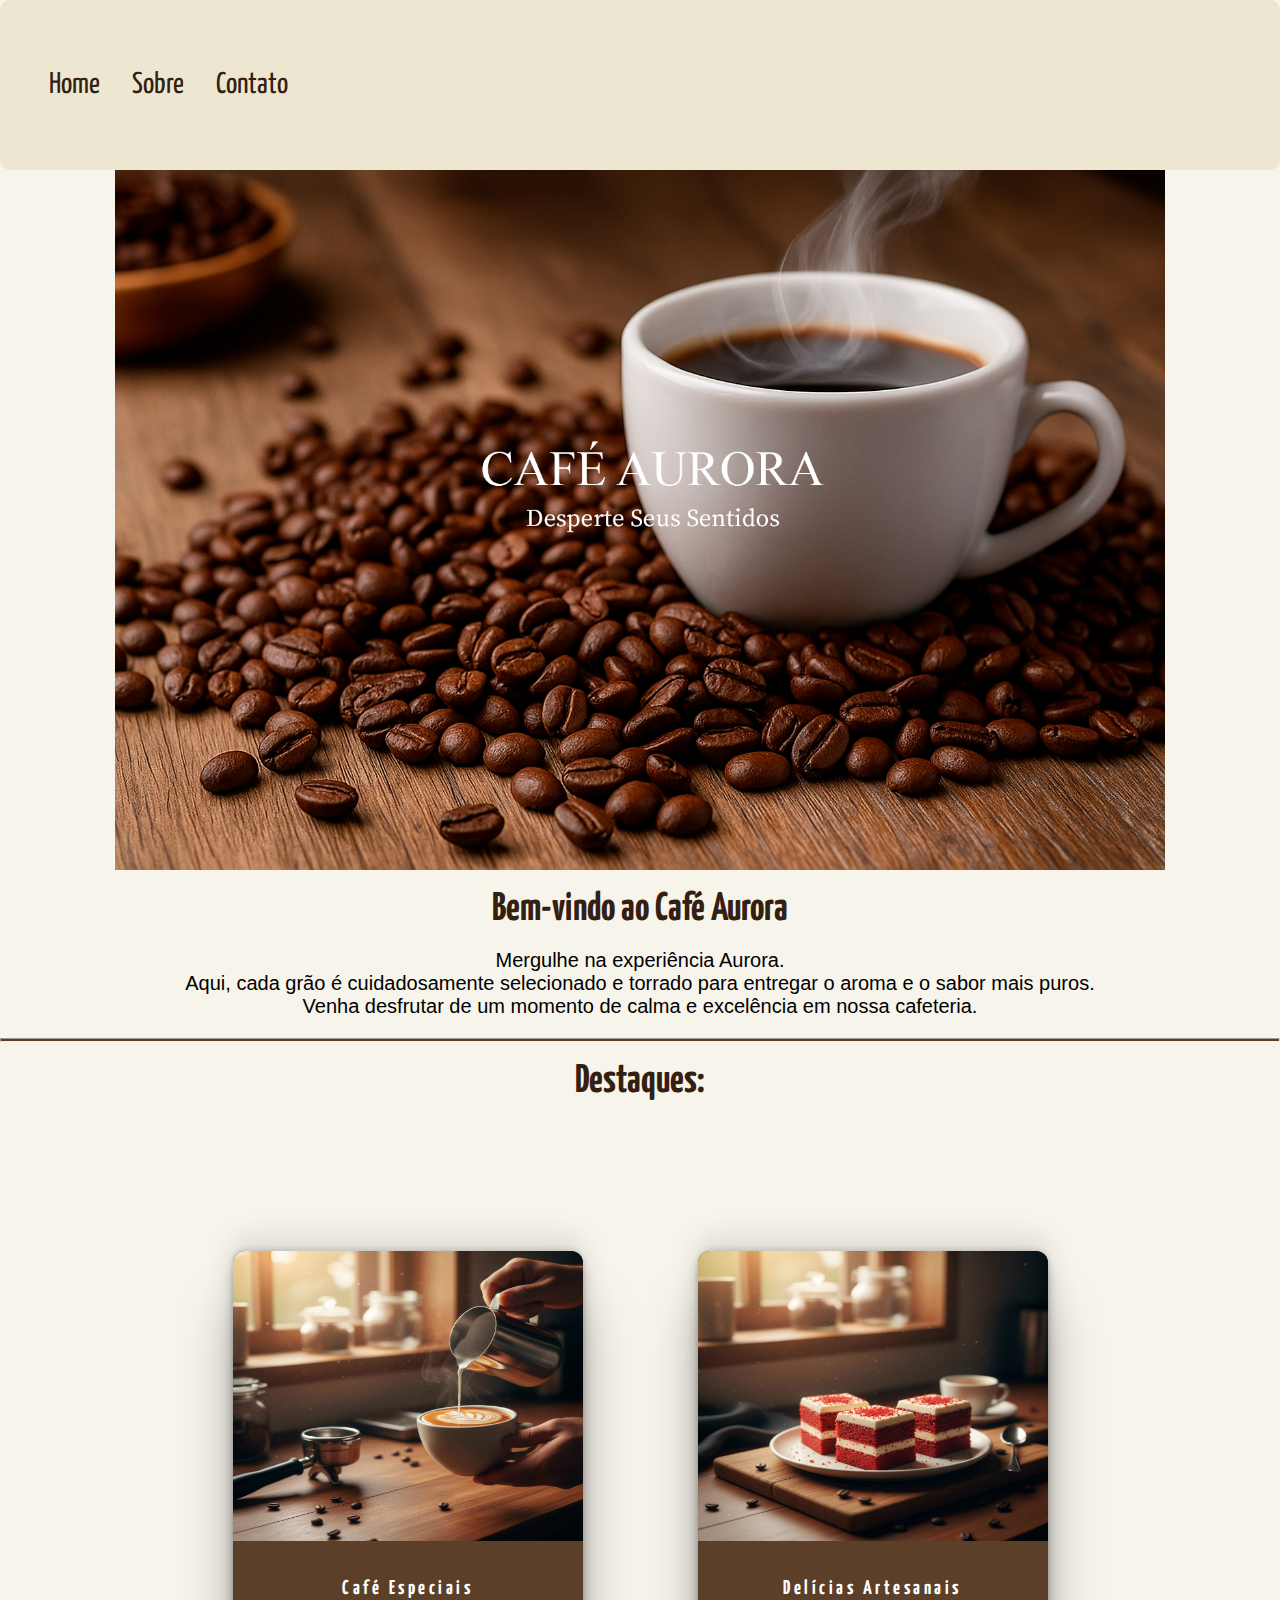
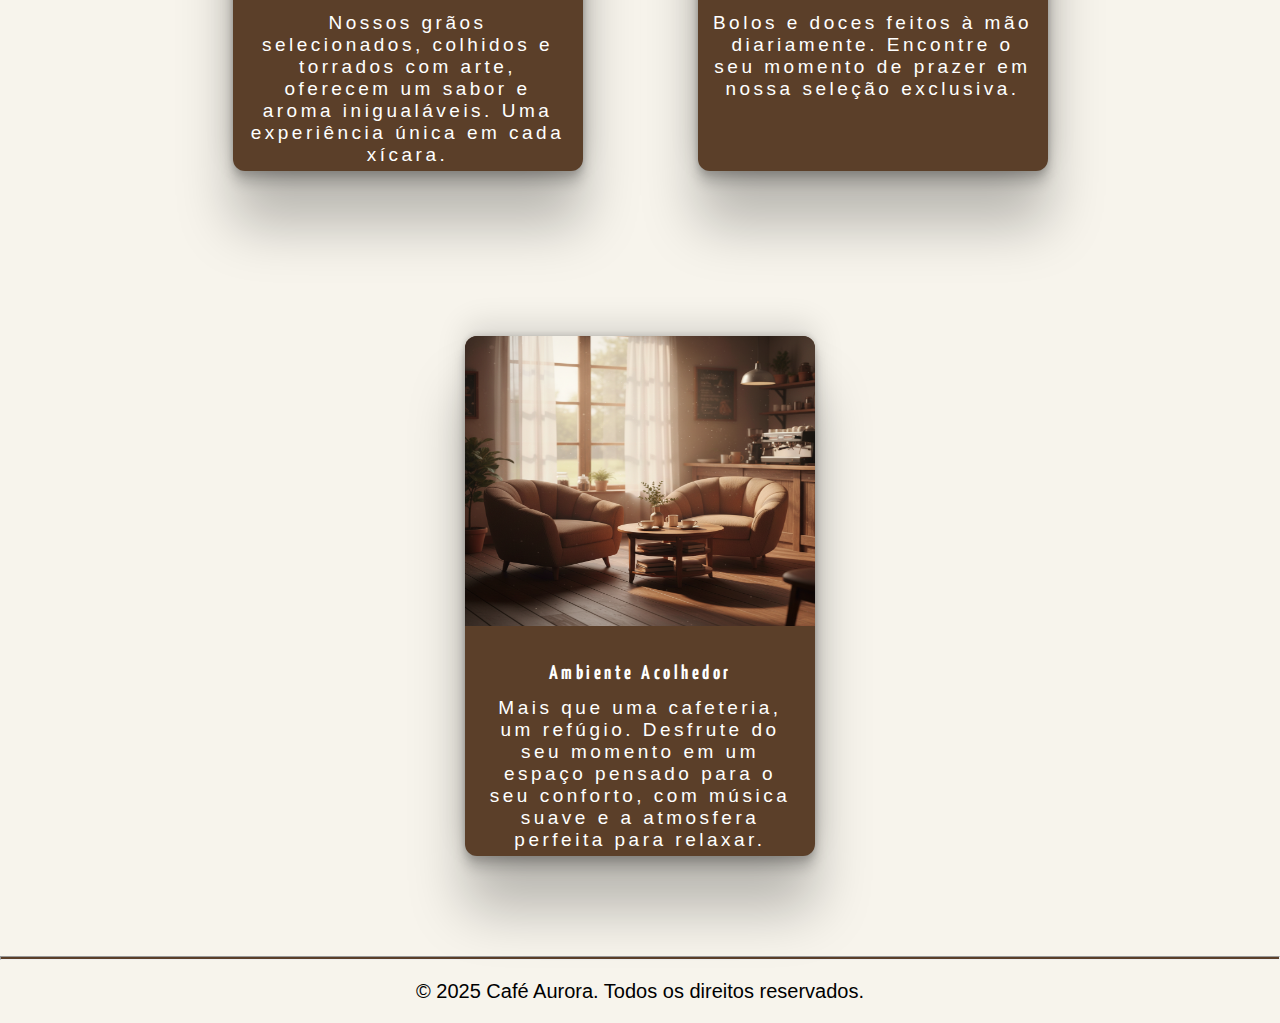
<file: index.html>
<!DOCTYPE html>
<html lang="pt-br">

<head>
    <meta charset="UTF-8">
    <meta name="viewport" content="width=device-width, initial-scale=1.0">
    <link rel="stylesheet" href="./estilo/style.css">
    <link rel="preconnect" href="https://fonts.googleapis.com">
    <link rel="preconnect" href="https://fonts.gstatic.com" crossorigin>
    <link href="https://fonts.googleapis.com/css2?family=Yanone+Kaffeesatz:wght@200..700&display=swap" rel="stylesheet">
</head>

<body>
    <header>
        <div class="menu-container">
            <nav class="menu_principal">
                <img src="./assets/img/logo_aurora_real.PNG "
                    alt="Imagem Logo de uma xicará de café, com um texto em cima escrito cafe aurora">
                <ul>
                    <li><a href="./index.html">Home</a></li>
                    <li><a href="./sobre.html">Sobre</a></li>
                    <li><a href="./contato.html">Contato</a></li>
                </ul>
            </nav>
        </div>
    </header>
    <main>
        <div class="banner_imagem">
            <img class="banner1" src="./assets/img/Café-Aurora-Desperte.png"
                alt="Foto Gigante de uma xicará de café com vários grãos de café, o café está tão quente que está saindo fumaça">
        </div>
        <h1 class="titulo_hero">Bem-vindo ao Café Aurora</h1>
        <p>Mergulhe na experiência Aurora.<br> Aqui, cada grão é cuidadosamente selecionado e torrado para entregar o
            aroma
            e o sabor mais puros.<br> Venha desfrutar de um momento de calma e excelência em nossa cafeteria.</p>
        <hr>
        <h1>Destaques:</h1>
        <div class="destaque">
            <section>
                <div class="card">
                    <img src="./assets/img/card 2.png"
                        alt="Mão masculina colocando café ná xicará, o café tem um desenho de flor feito com leite">
                    <div class="card-content">
                        <h1 class="card-titulo">Café Especiais</h1>
                        <p>Nossos grãos selecionados, colhidos e torrados com arte, oferecem um
                            sabor
                            e aroma inigualáveis.
                            Uma experiência única em cada xícara.</p>
                    </div>
                </div>
                <div class="card">
                    <img src="./assets/img/cardbolo.png" alt="Foto de bolo vermelho dentro de um card, red velvet">
                    <div class="card-content">
                        <h1 class="card-titulo">Delícias Artesanais</h1>
                        <p>Bolos e doces feitos à mão diariamente. Encontre o seu momento de
                            prazer em nossa seleção exclusiva.</p>
                    </div>
                </div>
                <div class="card">
                    <img src="./assets/img/card 3.png" alt="Sofás aconchegantes dentro de uma cafeteria">
                    <div class="card-content">
                        <h1 class="card-titulo">Ambiente Acolhedor</h1>
                        <p>Mais que uma cafeteria, um refúgio. Desfrute do seu momento em um espaço pensado para o
                            seu conforto, com música suave e a atmosfera perfeita para relaxar.</p>
                    </div>
                </div>
        </div>
        </div>
        </section>
        </div>
    </main>
    <hr>
    <footer>
        <p>© 2025 Café Aurora. Todos os direitos reservados.</p>
    </footer>
</body>

</html>
</file>
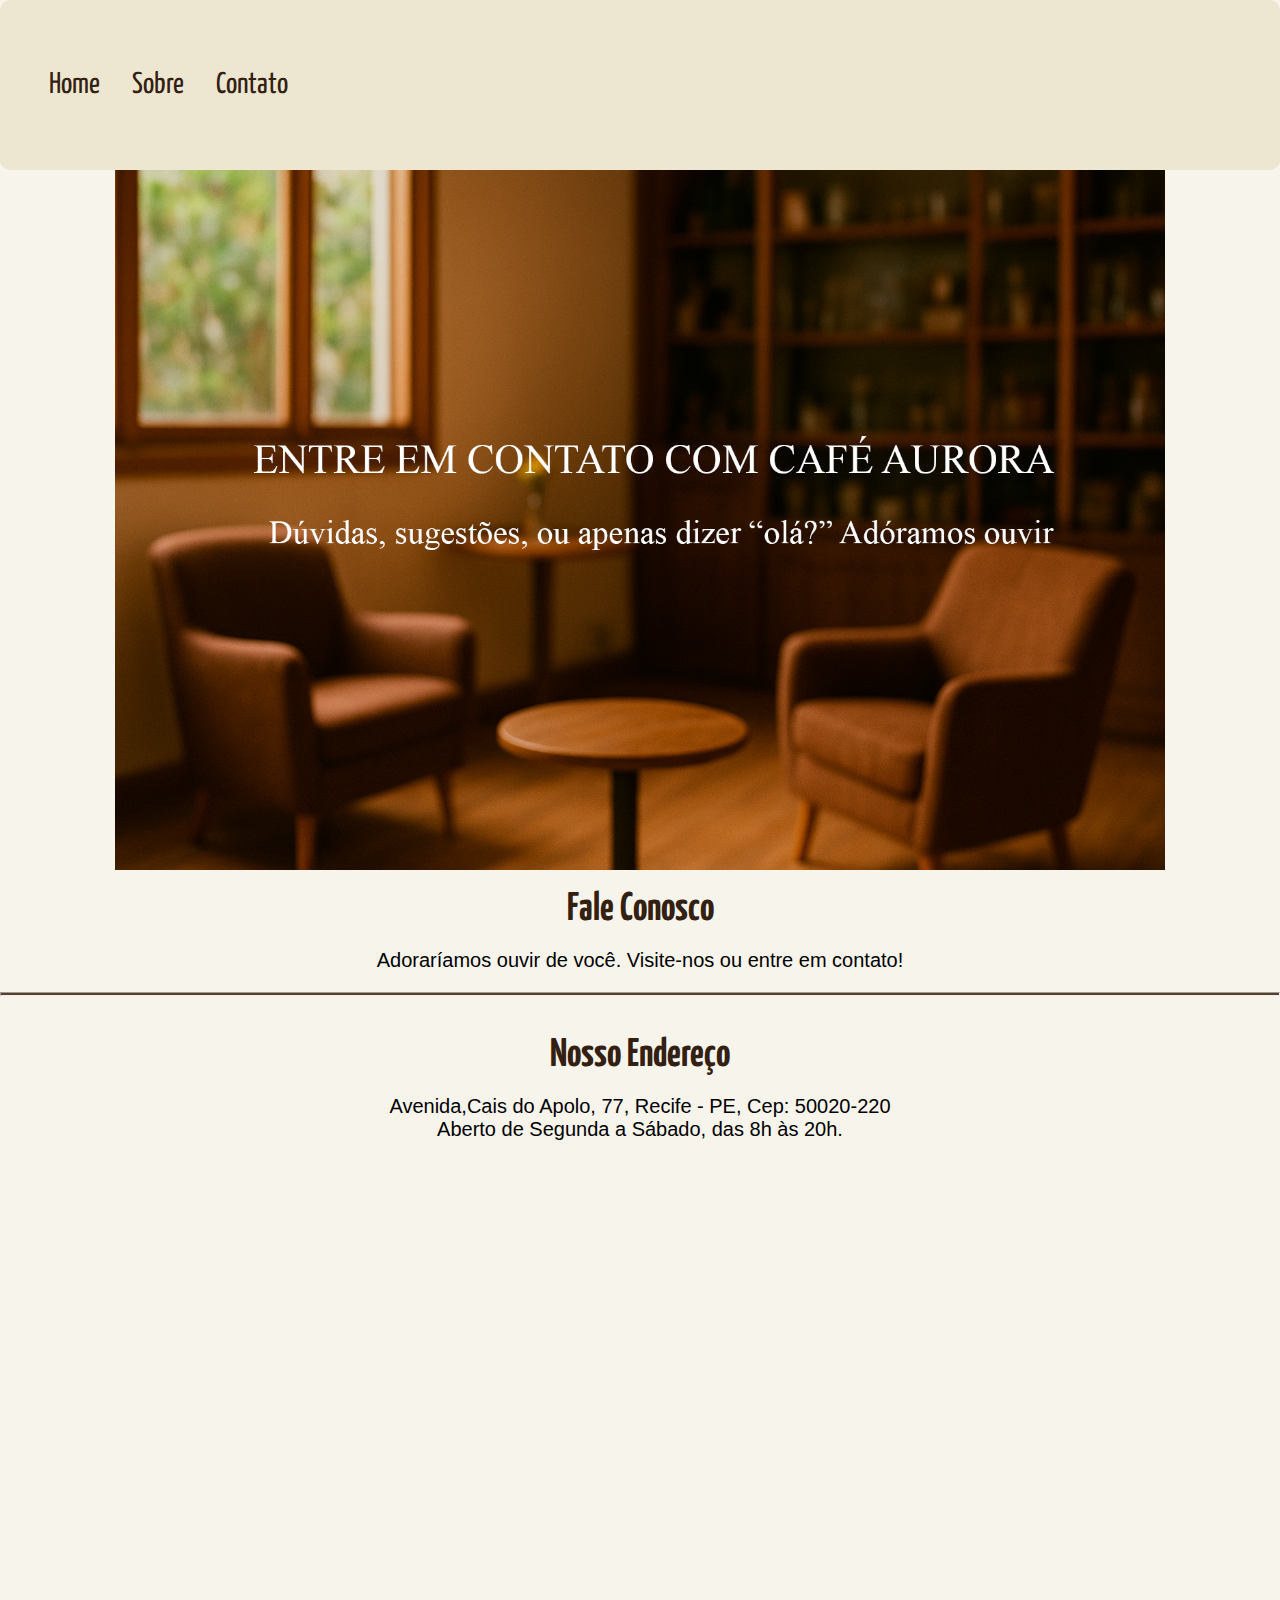
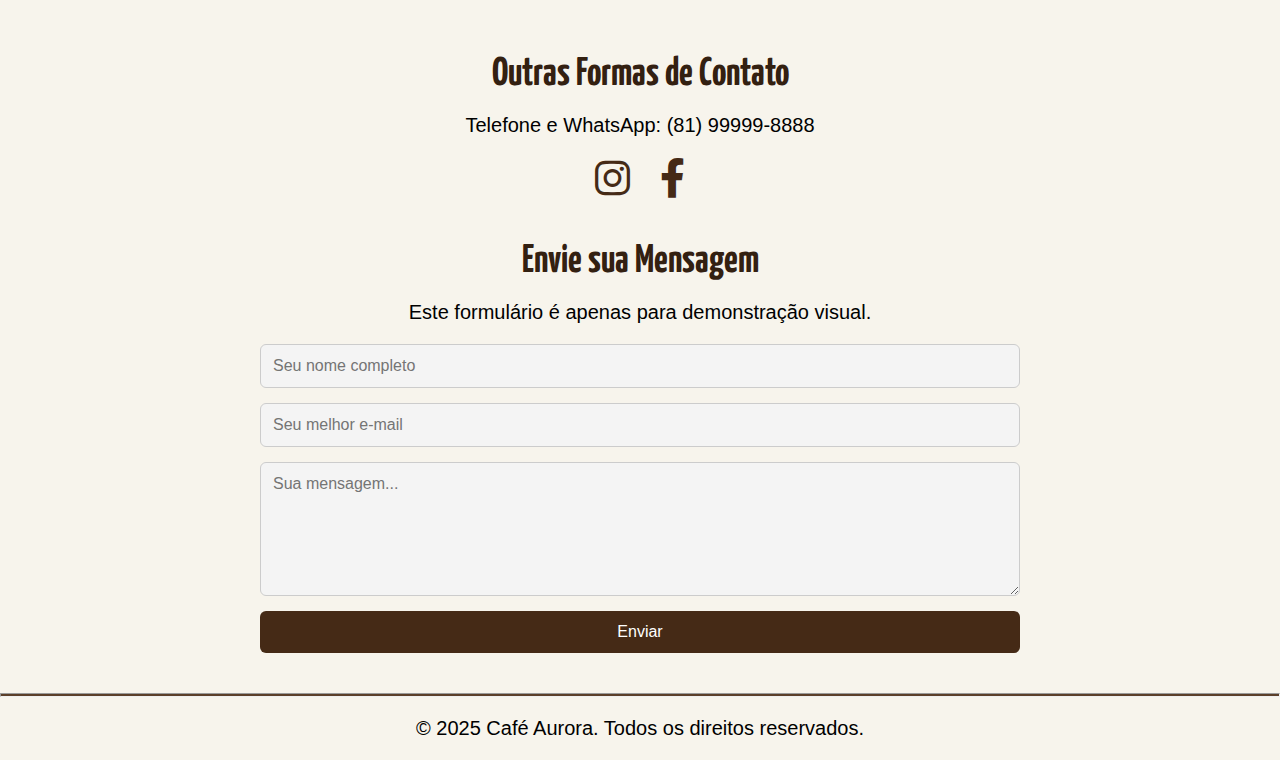
<file: contato.html>
<!DOCTYPE html>
<html lang="pt-br">

<head>
  <meta charset="UTF-8" />
  <meta name="viewport" content="width=device-width, initial-scale=1.0" />
  <title>Contato - Café Aurora</title>
  <link rel="stylesheet" href="./estilo/style.css" />
  <link rel="preconnect" href="https://fonts.googleapis.com" />
  <link rel="preconnect" href="https://fonts.gstatic.com" crossorigin />
  <link href="https://fonts.googleapis.com/css2?family=Yanone+Kaffeesatz:wght@200..700&display=swap" rel="stylesheet" />
  <link rel="stylesheet" href="https://cdnjs.cloudflare.com/ajax/libs/font-awesome/6.0.0-beta3/css/all.min.css" />
</head>

<body>
  <header>
    <div class="menu-container">
      <nav class="menu_principal">
        <img src="./assets/img/logo_aurora_real.PNG"
          alt="Imagem Logo de uma xicará de café, com um texto em cima escrito cafe aurora" />
        <ul>
          <li><a href="./index.html">Home</a></li>
          <li><a href="./sobre.html">Sobre</a></li>
          <li><a href="./contato.html">Contato</a></li>
        </ul>
      </nav>
    </div>
  </header>

  <main>
    <div class="banner_imagem">
      <img class="banner1" src="./assets/img/Banner 3.png" alt="Interior aconchegante de uma cafeteria" />
    </div>

    <h1>Fale Conosco</h1>
    <p>Adoraríamos ouvir de você. Visite-nos ou entre em contato!</p>
    <hr />

    <section class="conteudo-contato">
      <h2>Nosso Endereço</h2>
      <p>
        Avenida,Cais do Apolo, 77, Recife - PE, Cep: 50020-220<br />
        Aberto de Segunda a Sábado, das 8h às 20h.
      </p>
      <iframe
        src="https://www.google.com/maps/embed?pb=!1m18!1m12!1m3!1d3950.408976115083!2d-34.872482700000006!3d-8.059698599999999!2m3!1f0!2f0!3f0!3m2!1i1024!2i768!4f13.1!3m3!1m2!1s0x7ab18a2e1380345%3A0x24c7863e4d95ddd4!2sCESAR%20School!5e0!3m2!1spt-BR!2sbr!4v1760399471077!5m2!1spt-BR!2sbr"
        width="600" height="450" style="border: 0" allowfullscreen="" loading="lazy"
        referrerpolicy="no-referrer-when-downgrade"></iframe>

      <h2>Outras Formas de Contato</h2>
      <p>Telefone e WhatsApp: (81) 99999-8888</p>
      <div class="redes-sociais">
        <a href="https://www.instagram.com/" target="_blank" aria-label="Visite nosso Instagram">
          <i class="fab fa-instagram"></i>
        </a>
        <a href="https://www.facebook.com/" target="_blank" aria-label="Visite nosso Facebook">
          <i class="fab fa-facebook-f"></i>
        </a>
      </div>
      <h2>Envie sua Mensagem</h2>
      <p>Este formulário é apenas para demonstração visual.</p>

      <form class="formulario-contato">
        <input type="text" placeholder="Seu nome completo" disabled />
        <input type="email" placeholder="Seu melhor e-mail" disabled />
        <textarea placeholder="Sua mensagem..." rows="6" disabled></textarea>
        <button type="submit" disabled>Enviar</button>
      </form>
    </section>
  </main>
  <hr />
  <footer>
    <p>© 2025 Café Aurora. Todos os direitos reservados.</p>
  </footer>
</body>

</html>
</file>
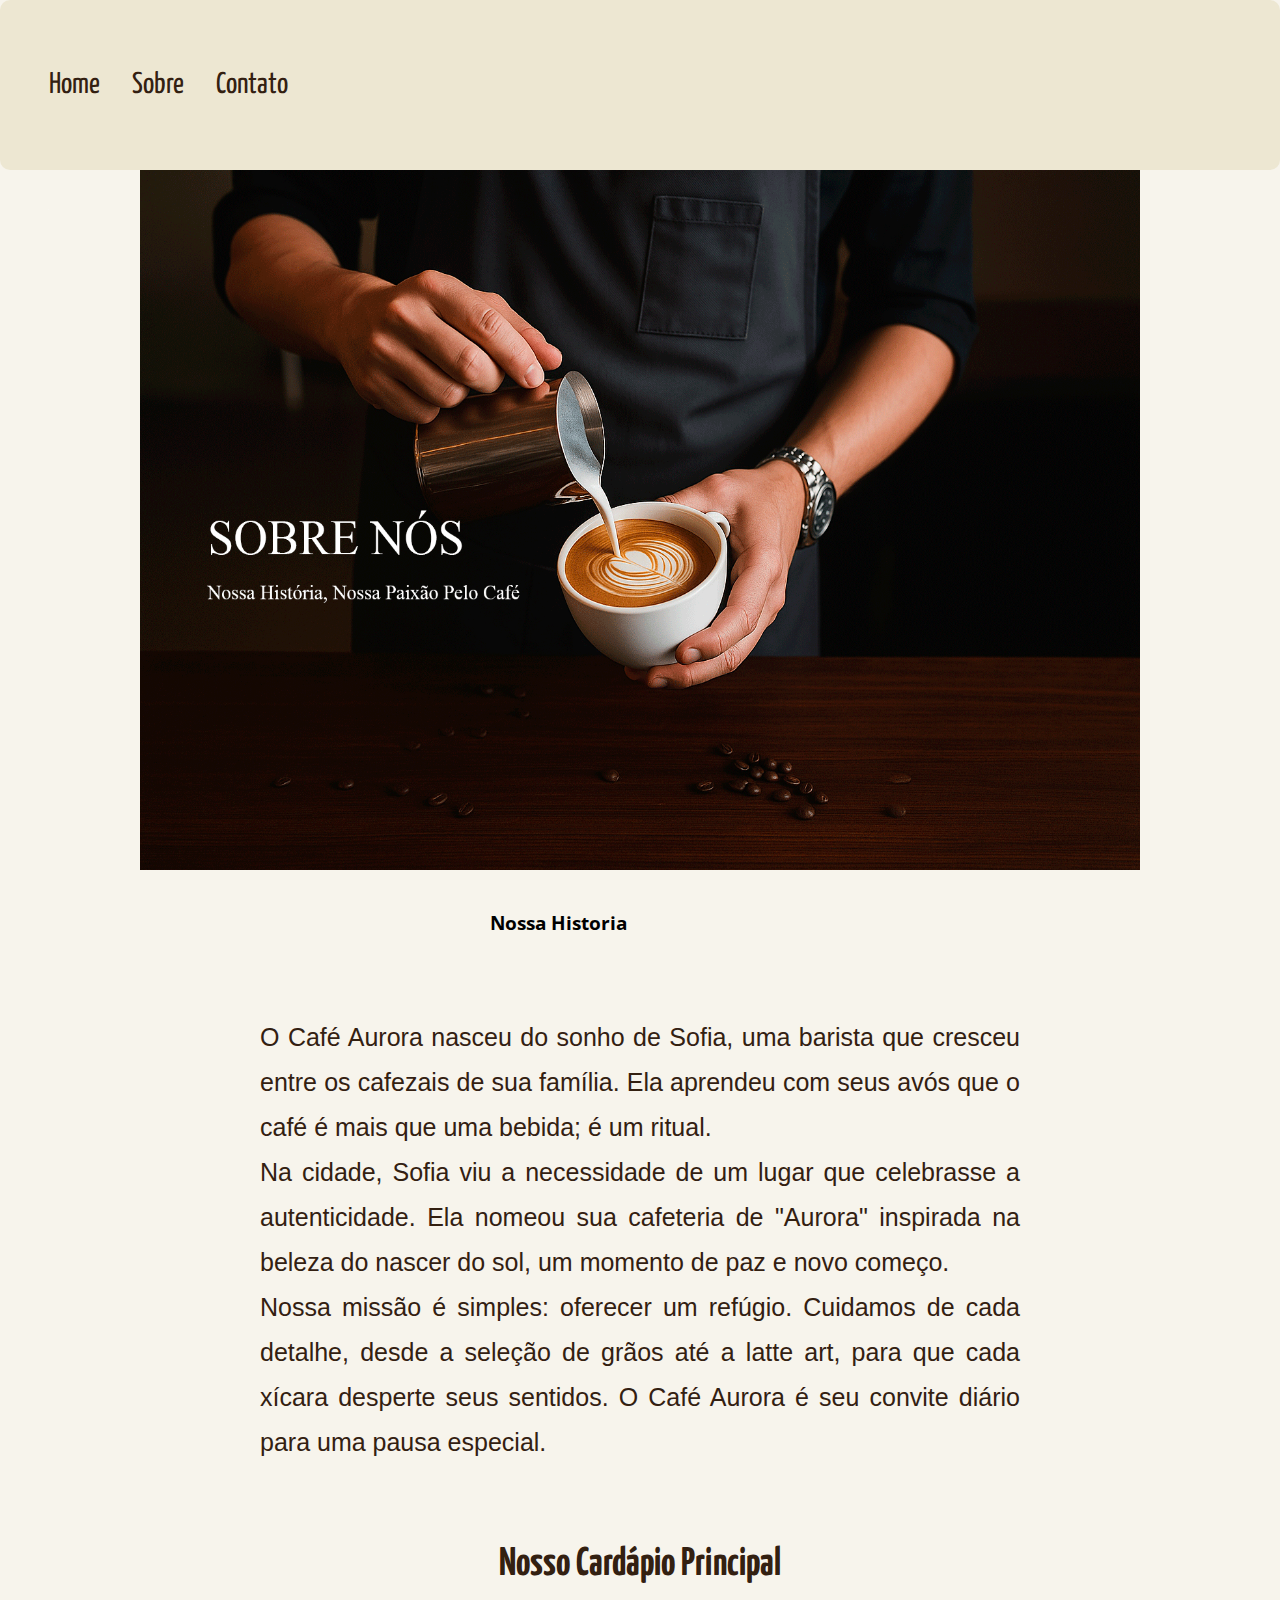
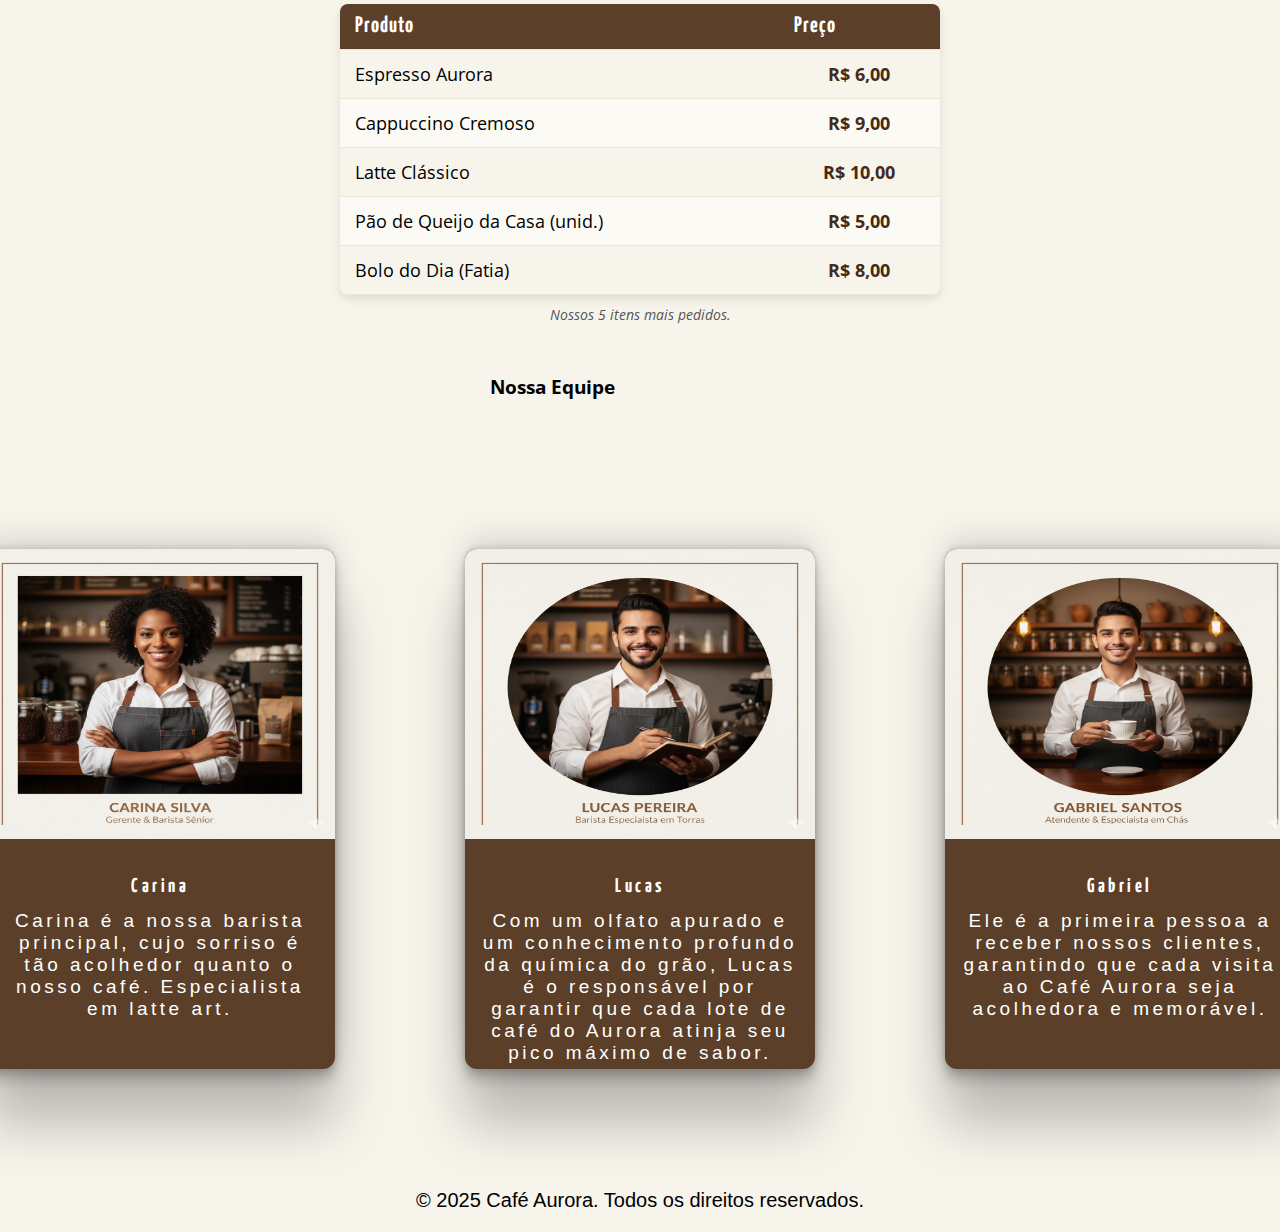
<file: sobre.html>
<!DOCTYPE html>
<html lang="pt-br">

<head>
    <link rel="preconnect" href="https://fonts.googleapis.com">
    <link rel="preconnect" href="https://fonts.gstatic.com" crossorigin>
    <link
        href="https://fonts.googleapis.com/css2?family=Cinzel:wght@400..900&family=Open+Sans:ital,wght@0,300..800;1,300..800&display=swap"
        rel="stylesheet">
    <link rel="preconnect" href="https://fonts.googleapis.com">
    <link rel="preconnect" href="https://fonts.gstatic.com" crossorigin>
    <link href="https://fonts.googleapis.com/css2?family=Yanone+Kaffeesatz:wght@200..700&display=swap" rel="stylesheet">
    <meta charset="UTF-8">
    <meta name="viewport" content="width=device-width, initial-scale=1.0">
    <link rel="stylesheet" href="./estilo/style.css">
    <title>Sobre</title>
</head>

<body>
    <header>
        <div class="barra-superior"></div>
        <div class="menu-container">
            <nav class="menu_principal">
                <img src="./assets/img/logo_aurora_real.PNG "
                    alt="Imagem Logo de uma xicará de café, com um texto em cima escrito cafe aurora">
                <ul>
                    <li><a href="./index.html">Home</a></li>
                    <li><a href="./sobre.html">Sobre</a></li>
                    <li><a href="./contato.html">Contato</a></li>
                </ul>
            </nav>
        </div>
    </header>
    <main>
        <div class="banner_imagem">
            <img class="banner2" src="./assets/img/Chatgpt203.png"
                alt="A imagem mostra um barista preparando um café com leite (latte). Ele está segurando uma pequena jarra de metal e despejando leite vaporizado em uma xícara branca, formando um desenho artístico em formato de coração ou folha sobre a superfície do café. A pessoa veste um avental escuro e um relógio de pulso prateado. A cena acontece sobre uma mesa de madeira escura, onde há alguns grãos de café espalhados, e o fundo é levemente desfocado, destacando as mãos e o café.">
        </div>
        <h3 class="titulo_sobre">Nossa Historia</h3>
        <p class="nossa_historia"> O Café Aurora nasceu do sonho de Sofia, uma barista que cresceu entre os cafezais de
            sua família. Ela
            aprendeu com seus avós que o café é mais que uma bebida; é um ritual.<br>
            Na cidade, Sofia viu a necessidade de um lugar que celebrasse a autenticidade. Ela nomeou sua cafeteria de
            "Aurora" inspirada na beleza do nascer do sol, um momento de paz e novo começo.<br>
            Nossa missão é simples: oferecer um refúgio. Cuidamos de cada detalhe, desde a seleção de grãos até a latte
            art, para que cada xícara desperte seus sentidos. O Café Aurora é seu convite diário para uma pausa
            especial.</p>

        <h3 class="titulo-tabela">Nosso Cardápio Principal</h3>
        <table class="tabela-cardapio">
            <caption>Nossos 5 itens mais pedidos.</caption>
            <thead>
                <tr>
                    <th>Produto</th>
                    <th>Preço</th>
                </tr>
            </thead>
            <tbody>
                <tr>
                    <td>Espresso Aurora</td>
                    <td>R$ 6,00</td>
                </tr>
                <tr>
                    <td>Cappuccino Cremoso</td>
                    <td>R$ 9,00</td>
                </tr>
                <tr>
                    <td>Latte Clássico</td>
                    <td>R$ 10,00</td>
                </tr>
                <tr>
                    <td>Pão de Queijo da Casa (unid.)</td>
                    <td>R$ 5,00</td>
                </tr>
                <tr>
                    <td>Bolo do Dia (Fatia)</td>
                    <td>R$ 8,00</td>
                </tr>
            </tbody>
        </table>
        <h3 class="nossa_equipe">Nossa Equipe</h3>
        <section class="destaque">
            <div class="card">
                <img src="./assets/img/funcionaria 1.png"
                    alt="Mulher jovem com avental de barista sorrindo, em frente a uma máquina de café, representando a equipe do Café Aurora.">
                <div class="card-content">
                    <h1 class="card-titulo">Carina</h1>
                    <p>Carina é a nossa barista principal, cujo sorriso é tão acolhedor quanto o nosso café.
                        Especialista em latte art.</p>
                </div>
            </div>
            <div class="card">
                <img src="./assets/img/funcionario2.png"
                    alt="Retrato do barista especialista Lucas Pereira em frente ao balcão do Café Aurora.">
                <div class=" card-content">
                    <h1 class="card-titulo">Lucas</h1>
                    <p>Com um olfato apurado e um conhecimento profundo da química do grão, Lucas é o responsável por
                        garantir que cada lote de café do Aurora atinja seu pico máximo de sabor.</p>
                </div>
            </div>
            <div class="card">
                <img src="./assets/img/funcionaria3.png"
                    alt="Gabriel Santos, atendente e especialista em chás do Café Aurora, sorrindo e pronto para atender.">
                <div class="card-content">
                    <h1 class="card-titulo">Gabriel</h1>
                    <p>Ele é a primeira pessoa a receber nossos clientes, garantindo que cada visita ao Café Aurora seja
                        acolhedora e memorável.</p>
                </div>
            </div>
            </div>
            </div>
        </section>
        </div>
    </main>
    <footer>
        <p>© 2025 Café Aurora. Todos os direitos reservados.</p>
    </footer>
</body>

</html>
</file>
<file: estilo/style.css>
* {
  box-sizing: border-box;
  margin: 0;
  padding: 0;
}

body {
  background-color: #f7f4ec;
  font-family: Arial, sans-serif;
}

:root {
  --cor-faixa: #ede7d2;
  --cor-marrom: #452a16;
  --cor-card: #5b3f29;
  --cor-texto-menu: #332011;
  --cor-clara: #ffffff;
}

.titulo-tabela {
  font-family: "Yanone Kaffeesatz", sans-serif;
  font-size: 2.5rem;
  color: var(--cor-texto-menu);
  text-align: center;
  margin-top: 50px;
  margin-bottom: 20px;
}

.tabela-cardapio {
  width: 80%;
  max-width: 600px;
  margin: 20px auto;
  border-collapse: collapse;
  font-size: 1.1rem;
  font-family: "Open Sans", sans-serif;
  box-shadow: 0 4px 10px rgba(0, 0, 0, 0.1);
  border-radius: 8px;
  overflow: hidden;
}

.tabela-cardapio caption {
  caption-side: bottom;
  padding: 10px;
  font-style: italic;
  color: #555;
  font-size: 0.9rem;
}

.tabela-cardapio th,
.tabela-cardapio td {
  padding: 12px 15px;
  border-bottom: 1px solid var(--cor-faixa);
  text-align: left;
}

.tabela-cardapio th {
  background-color: var(--cor-card);
  color: var(--cor-clara);
  font-family: "Yanone Kaffeesatz", sans-serif;
  font-size: 1.4rem;
  letter-spacing: 1px;
}

.tabela-cardapio tbody tr:nth-child(even) {
  background-color: #fcfaf5;
}

.tabela-cardapio tbody tr:hover {
  background-color: var(--cor-faixa);
}

.tabela-cardapio td:last-child {
  text-align: center;
  font-weight: bold;
  color: var(--cor-marrom);
}

.menu_principal {
  background-color: var(--cor-faixa);
  height: 170px;
  width: 100%;
  border-radius: 10px;
  display: flex;
  align-items: center;
  justify-content: center;
  padding: 0 2rem;
}
.menu_principal img {
  height: 250px;
  width: auto;
  margin-right: auto;
}
.menu_principal ul {
  display: flex;
  justify-content: center;
  list-style: none;
  gap: 2rem;
  padding: 0;
  margin: 0;
  margin-right: 1200px;
}

.menu_principal a {
  text-decoration: none;
  font-family: "Yanone Kaffeesatz", sans-serif;
  font-size: 30px;
  color: var(--cor-texto-menu);
}

.menu_principal a:hover {
  text-decoration: underline;
}

.cafe_imagem {
  align-items: center;
  width: 100%;
  height: 800px;
}
.banner_imagem {
  display: flex;
  justify-content: center;
  align-items: center;
}
.banner1 {
  max-width: 1500px;
  height: 700px;
}
.banner2 {
  width: 1000px;
  height: 700px;
}
.titulo_hero {
  margin-top: 20px;
  font-family: "Yanone Kaffeesatz", sans-serif;
  font-size: 40px;
  text-align: center;
  justify-content: center;
}
h1 {
  margin-top: 20px;
  font-family: "Yanone Kaffeesatz", sans-serif;
  font-size: 40px;
  text-align: center;
  justify-content: center;
  color: var(--cor-texto-menu);
}
p {
  margin-top: 20px;
  margin-bottom: 20px;
  font-family: sans-serif;
  font-size: 20px;
  text-align: center;
  justify-content: center;
}
hr {
  height: 4px;
  background-color: var(--cor-card);
}
.titulo_sobre {
  font-family: "Open Sans", sans-serif;
  margin-top: 40px;
  margin-left: 490px;
}
.nossa_historia {
  max-width: 800px;
  margin: 60px auto;
  padding: 20px;
  line-height: 1.8;
  text-align: justify;
  font-size: 25px;
  color: var(--cor-texto-menu);
}
.nossa_equipe {
  font-family: "Open Sans", sans-serif;
  margin-top: 40px;
  margin-left: 490px;
}
.destaque {
  display: flex;
  justify-content: center;
  gap: 30px;
  padding: 50px 20px;
}
.destaque section {
  display: flex;
  justify-content: center;
  gap: 15px;
  flex-wrap: wrap;
}
.card {
  margin: 50px;
  margin-top: 100px;
  background-color: var(--cor-card);
  width: 350px;
  height: 520px;
  border-radius: 12px;
  text-align: center;
  font-family: "Yanone Kaffeesatz", sans-serif;
  font-size: 12px;
  letter-spacing: 3.5px;
  color: var(--cor-clara);
  box-shadow: rgba(0, 0, 0, 0.25) 0px 54px 55px,
    rgba(0, 0, 0, 0.12) 0px -12px 30px, rgba(0, 0, 0, 0.12) 0px 4px 6px,
    rgba(0, 0, 0, 0.17) 0px 12px 13px, rgba(0, 0, 0, 0.09) 0px -3px 5px;
}
.card img {
  width: 350px;
  height: 290px;
  border-top-left-radius: 12px;
  border-top-right-radius: 12px;
}
.card-content {
  padding: 15px;
  display: flex;
  flex-direction: column;
  align-items: center;
  height: 180px;
  justify-content: space-around;
}
.card-titulo {
  color: var(--cor-clara);
  font-size: 20px;
  letter-spacing: 3.5px;
  margin-bottom: 5px;
}

.card p {
  margin-top: 8px;
  font-size: 19px;
}

.conteudo-contato {
  max-width: 800px;
  margin: 40px auto;
  padding: 0 20px;
  text-align: center;
}

.conteudo-contato h2 {
  font-family: "Yanone Kaffeesatz", sans-serif;
  font-size: 2.5rem;
  color: var(--cor-texto-menu);
  margin-top: 40px;
  margin-bottom: 10px;
}

.mapa-contato {
  width: 100%;
  max-width: 600px;
  height: auto;
  border-radius: 8px;
  margin-top: 20px;
  border: 3px solid var(--cor-faixa);
}

.formulario-contato {
  display: flex;
  flex-direction: column;
  gap: 15px;
  margin-top: 20px;
}

.formulario-contato input,
.formulario-contato textarea,
.formulario-contato button {
  width: 100%;
  padding: 12px;
  border-radius: 6px;
  border: 1px solid #ccc;
  font-size: 1rem;
  font-family: sans-serif;
  background-color: #f4f4f4;
}

.formulario-contato button {
  background-color: var(--cor-marrom);
  color: var(--cor-clara);
  cursor: not-allowed;
  border: none;
}

.redes-sociais {
  margin-top: 20px;
  display: flex;
  justify-content: center;
  gap: 30px;
}

.redes-sociais a {
  text-decoration: none;
  color: var(--cor-marrom);
  font-size: 2.5rem;
  transition: color 0.3s ease;
}

.redes-sociais a:hover {
  color: var(--cor-card);
}
</file>
